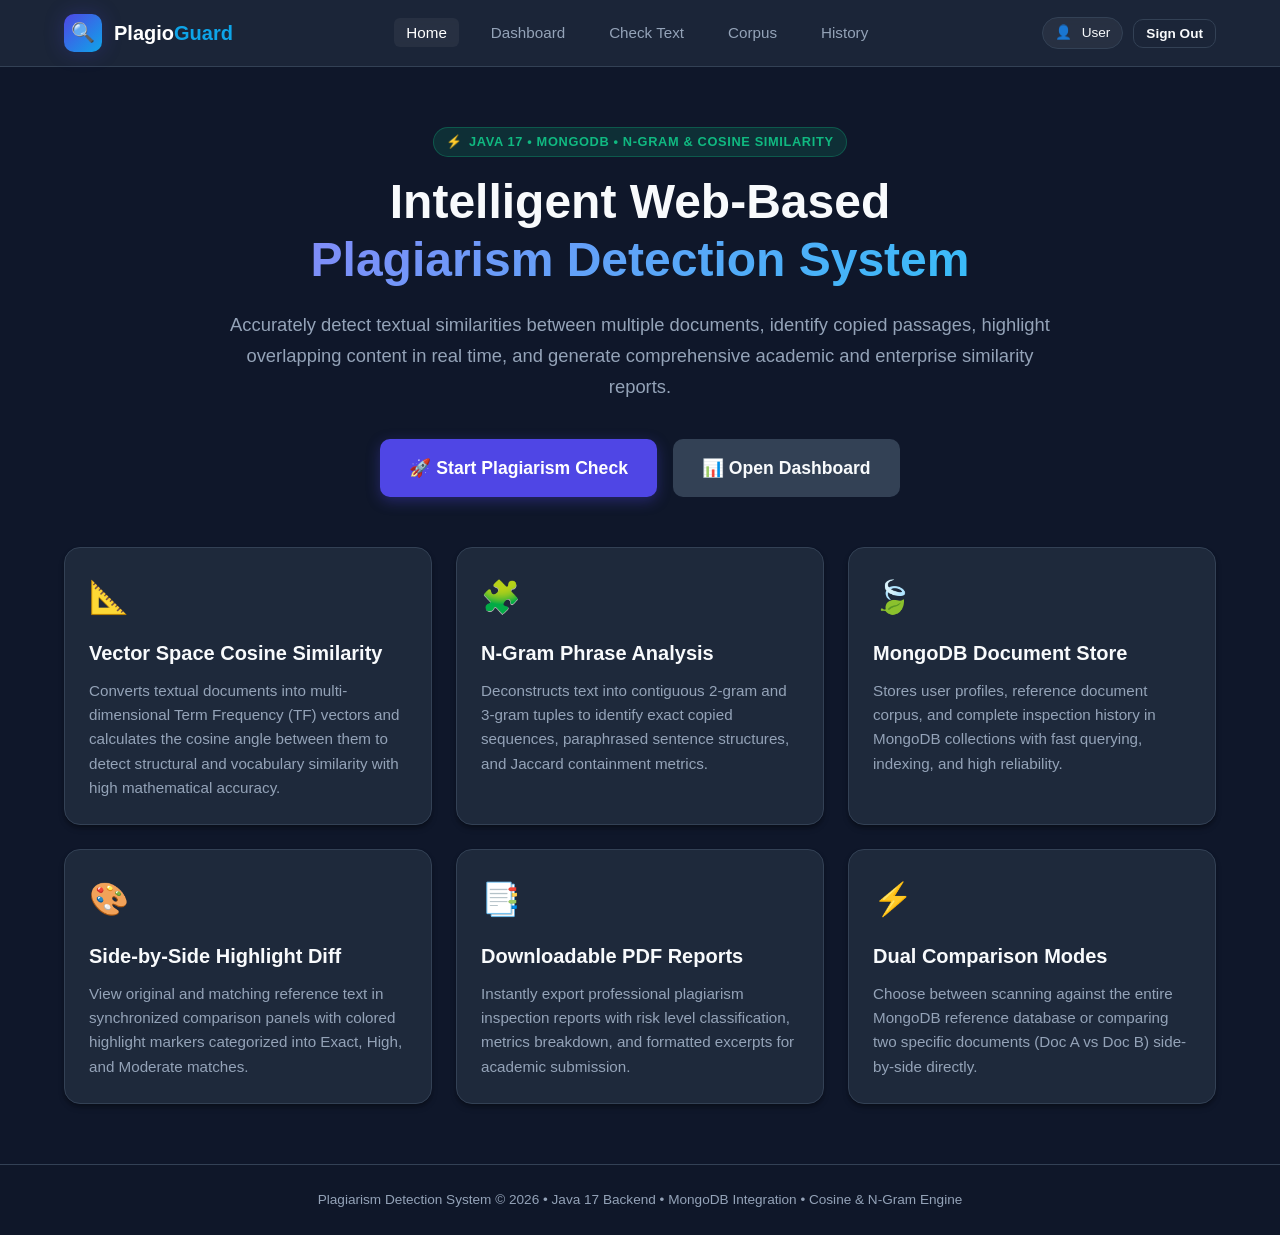
<file: src/main/resources/static/index.html>
<!DOCTYPE html>
<html lang="en">
<head>
  <meta charset="UTF-8">
  <meta name="viewport" content="width=device-width, initial-scale=1.0">
  <title>Plagiarism Detection System | Java & MongoDB</title>
  <link rel="stylesheet" href="css/style.css">
</head>
<body>

  <!-- Navigation -->
  <nav class="navbar">
    <div class="container nav-container">
      <a href="index.html" class="brand">
        <div class="brand-icon">🔍</div>
        <div class="brand-title">Plagio<span>Guard</span></div>
      </a>
      <ul class="nav-links">
        <li><a href="index.html" class="nav-link active">Home</a></li>
        <li><a href="dashboard.html" class="nav-link">Dashboard</a></li>
        <li><a href="scan.html" class="nav-link">Check Text</a></li>
        <li><a href="corpus.html" class="nav-link">Corpus</a></li>
        <li><a href="history.html" class="nav-link">History</a></li>
      </ul>
      <div id="nav-user-container" style="display:flex; align-items:center; gap:10px;">
        <a href="login.html" class="btn btn-outline btn-sm">Sign In</a>
        <a href="register.html" class="btn btn-primary btn-sm">Register</a>
      </div>
    </div>
  </nav>

  <!-- Hero Section -->
  <main class="container" style="padding-top: 60px; padding-bottom: 60px;">
    <div style="text-align: center; max-width: 820px; margin: 0 auto;">
      <div class="badge badge-low" style="margin-bottom: 16px;">
        <span>⚡</span> Java 17 • MongoDB • N-Gram & Cosine Similarity
      </div>
      <h1 style="font-size: 3rem; font-weight: 800; line-height: 1.2; margin-bottom: 20px;">
        Intelligent Web-Based <br><span style="background: linear-gradient(135deg, #818cf8, #38bdf8); -webkit-background-clip: text; -webkit-text-fill-color: transparent;">Plagiarism Detection System</span>
      </h1>
      <p style="font-size: 1.15rem; color: var(--text-muted); margin-bottom: 36px; line-height: 1.7;">
        Accurately detect textual similarities between multiple documents, identify copied passages, highlight overlapping content in real time, and generate comprehensive academic and enterprise similarity reports.
      </p>

      <div style="display: flex; gap: 16px; justify-content: center; flex-wrap: wrap; margin-bottom: 50px;">
        <a href="scan.html" class="btn btn-primary btn-lg">🚀 Start Plagiarism Check</a>
        <a href="dashboard.html" class="btn btn-secondary btn-lg">📊 Open Dashboard</a>
      </div>
    </div>

    <!-- Algorithm & Architecture Features Grid -->
    <div style="display: grid; grid-template-columns: repeat(auto-fit, minmax(320px, 1fr)); gap: 24px; margin-top: 20px;">
      
      <div class="card">
        <div style="font-size: 2rem; margin-bottom: 14px;">📐</div>
        <h3 style="font-size: 1.25rem; margin-bottom: 10px;">Vector Space Cosine Similarity</h3>
        <p style="color: var(--text-muted); font-size: 0.95rem;">
          Converts textual documents into multi-dimensional Term Frequency (TF) vectors and calculates the cosine angle between them to detect structural and vocabulary similarity with high mathematical accuracy.
        </p>
      </div>

      <div class="card">
        <div style="font-size: 2rem; margin-bottom: 14px;">🧩</div>
        <h3 style="font-size: 1.25rem; margin-bottom: 10px;">N-Gram Phrase Analysis</h3>
        <p style="color: var(--text-muted); font-size: 0.95rem;">
          Deconstructs text into contiguous 2-gram and 3-gram tuples to identify exact copied sequences, paraphrased sentence structures, and Jaccard containment metrics.
        </p>
      </div>

      <div class="card">
        <div style="font-size: 2rem; margin-bottom: 14px;">🍃</div>
        <h3 style="font-size: 1.25rem; margin-bottom: 10px;">MongoDB Document Store</h3>
        <p style="color: var(--text-muted); font-size: 0.95rem;">
          Stores user profiles, reference document corpus, and complete inspection history in MongoDB collections with fast querying, indexing, and high reliability.
        </p>
      </div>

      <div class="card">
        <div style="font-size: 2rem; margin-bottom: 14px;">🎨</div>
        <h3 style="font-size: 1.25rem; margin-bottom: 10px;">Side-by-Side Highlight Diff</h3>
        <p style="color: var(--text-muted); font-size: 0.95rem;">
          View original and matching reference text in synchronized comparison panels with colored highlight markers categorized into Exact, High, and Moderate matches.
        </p>
      </div>

      <div class="card">
        <div style="font-size: 2rem; margin-bottom: 14px;">📑</div>
        <h3 style="font-size: 1.25rem; margin-bottom: 10px;">Downloadable PDF Reports</h3>
        <p style="color: var(--text-muted); font-size: 0.95rem;">
          Instantly export professional plagiarism inspection reports with risk level classification, metrics breakdown, and formatted excerpts for academic submission.
        </p>
      </div>

      <div class="card">
        <div style="font-size: 2rem; margin-bottom: 14px;">⚡</div>
        <h3 style="font-size: 1.25rem; margin-bottom: 10px;">Dual Comparison Modes</h3>
        <p style="color: var(--text-muted); font-size: 0.95rem;">
          Choose between scanning against the entire MongoDB reference database or comparing two specific documents (Doc A vs Doc B) side-by-side directly.
        </p>
      </div>

    </div>
  </main>

  <!-- Footer -->
  <footer class="footer">
    <div class="container">
      Plagiarism Detection System &copy; 2026 • Java 17 Backend • MongoDB Integration • Cosine & N-Gram Engine
    </div>
  </footer>

  <script src="js/api.js"></script>
</body>
</html>
</file>
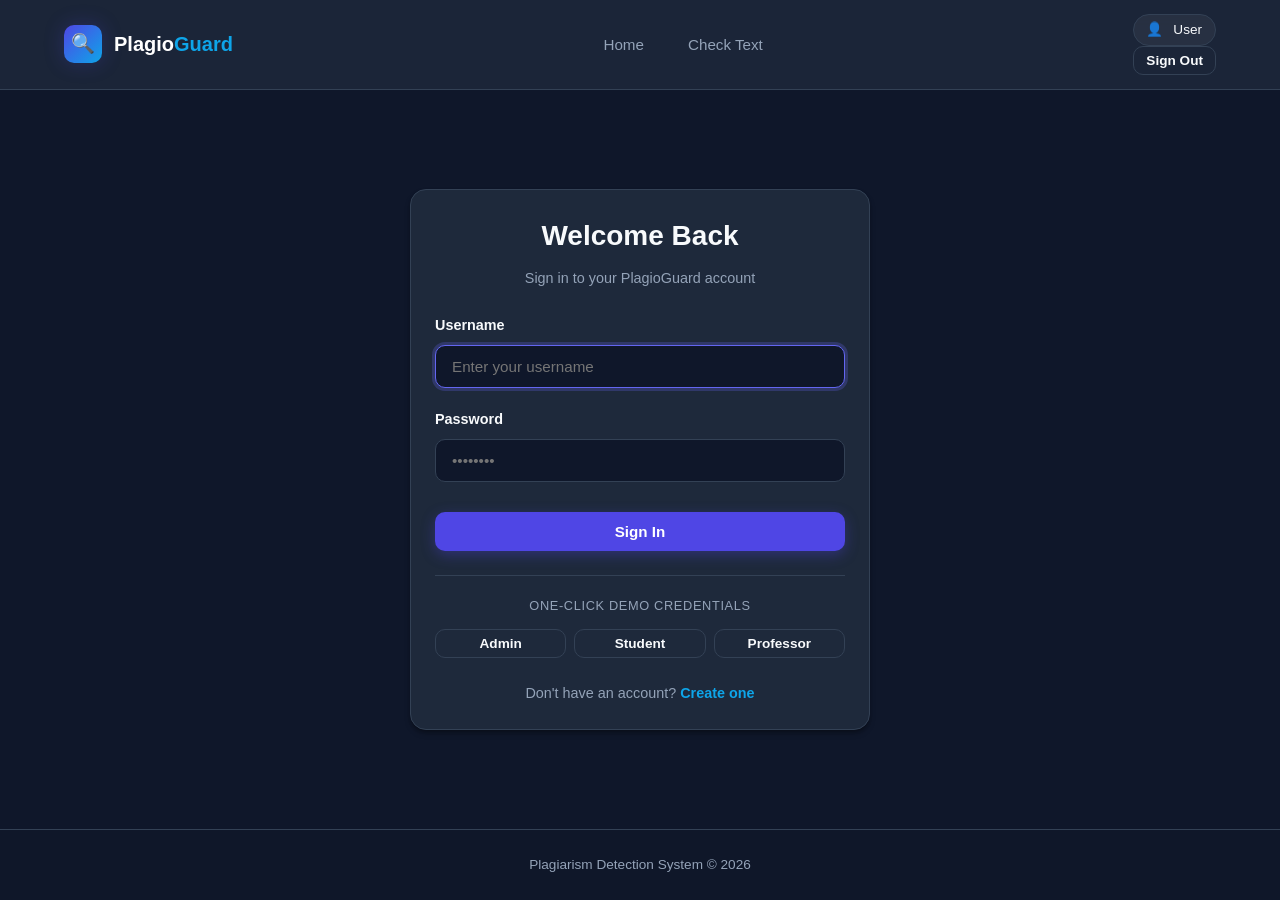
<file: src/main/resources/static/login.html>
<!DOCTYPE html>
<html lang="en">
<head>
  <meta charset="UTF-8">
  <meta name="viewport" content="width=device-width, initial-scale=1.0">
  <title>Sign In | Plagiarism Detection System</title>
  <link rel="stylesheet" href="css/style.css">
</head>
<body>

  <!-- Navigation -->
  <nav class="navbar">
    <div class="container nav-container">
      <a href="index.html" class="brand">
        <div class="brand-icon">🔍</div>
        <div class="brand-title">Plagio<span>Guard</span></div>
      </a>
      <ul class="nav-links">
        <li><a href="index.html" class="nav-link">Home</a></li>
        <li><a href="scan.html" class="nav-link">Check Text</a></li>
      </ul>
      <div id="nav-user-container">
        <a href="register.html" class="btn btn-outline btn-sm">Register</a>
      </div>
    </div>
  </nav>

  <main class="container" style="display:flex; align-items:center; justify-content:center; flex:1; padding: 40px 20px;">
    <div class="card" style="max-width: 460px; width: 100%;">
      <div style="text-align: center; margin-bottom: 24px;">
        <h2 style="font-size: 1.75rem; margin-bottom: 8px;">Welcome Back</h2>
        <p style="color: var(--text-muted); font-size: 0.9rem;">Sign in to your PlagioGuard account</p>
      </div>

      <div id="auth-error" style="display:none; background: var(--danger-bg); border: 1px solid var(--danger); color: #fca5a5; padding: 12px; border-radius: var(--radius-sm); margin-bottom: 20px; font-size: 0.9rem;"></div>

      <form onsubmit="handleLogin(event)">
        <div class="form-group">
          <label class="form-label" for="username">Username</label>
          <input type="text" id="username" class="form-control" placeholder="Enter your username" required autofocus>
        </div>

        <div class="form-group">
          <label class="form-label" for="password">Password</label>
          <input type="password" id="password" class="form-control" placeholder="••••••••" required>
        </div>

        <button type="submit" class="btn btn-primary" style="width: 100%; margin-top: 10px;">Sign In</button>
      </form>

      <!-- Quick Demo Accounts -->
      <div style="margin-top: 24px; padding-top: 20px; border-top: 1px solid var(--border);">
        <p style="font-size: 0.8rem; color: var(--text-muted); text-align: center; margin-bottom: 12px; text-transform: uppercase; letter-spacing: 0.05em;">
          One-Click Demo Credentials
        </p>
        <div style="display: grid; grid-template-columns: repeat(3, 1fr); gap: 8px;">
          <button type="button" class="btn btn-outline btn-sm" onclick="fillDemo('admin', 'admin123')">Admin</button>
          <button type="button" class="btn btn-outline btn-sm" onclick="fillDemo('student', 'student123')">Student</button>
          <button type="button" class="btn btn-outline btn-sm" onclick="fillDemo('professor', 'prof123')">Professor</button>
        </div>
      </div>

      <p style="text-align: center; margin-top: 24px; font-size: 0.9rem; color: var(--text-muted);">
        Don't have an account? <a href="register.html" style="color: var(--secondary); text-decoration: none; font-weight: 600;">Create one</a>
      </p>
    </div>
  </main>

  <footer class="footer">
    <div class="container">Plagiarism Detection System &copy; 2026</div>
  </footer>

  <script src="js/api.js"></script>
  <script src="js/auth.js"></script>
</body>
</html>
</file>
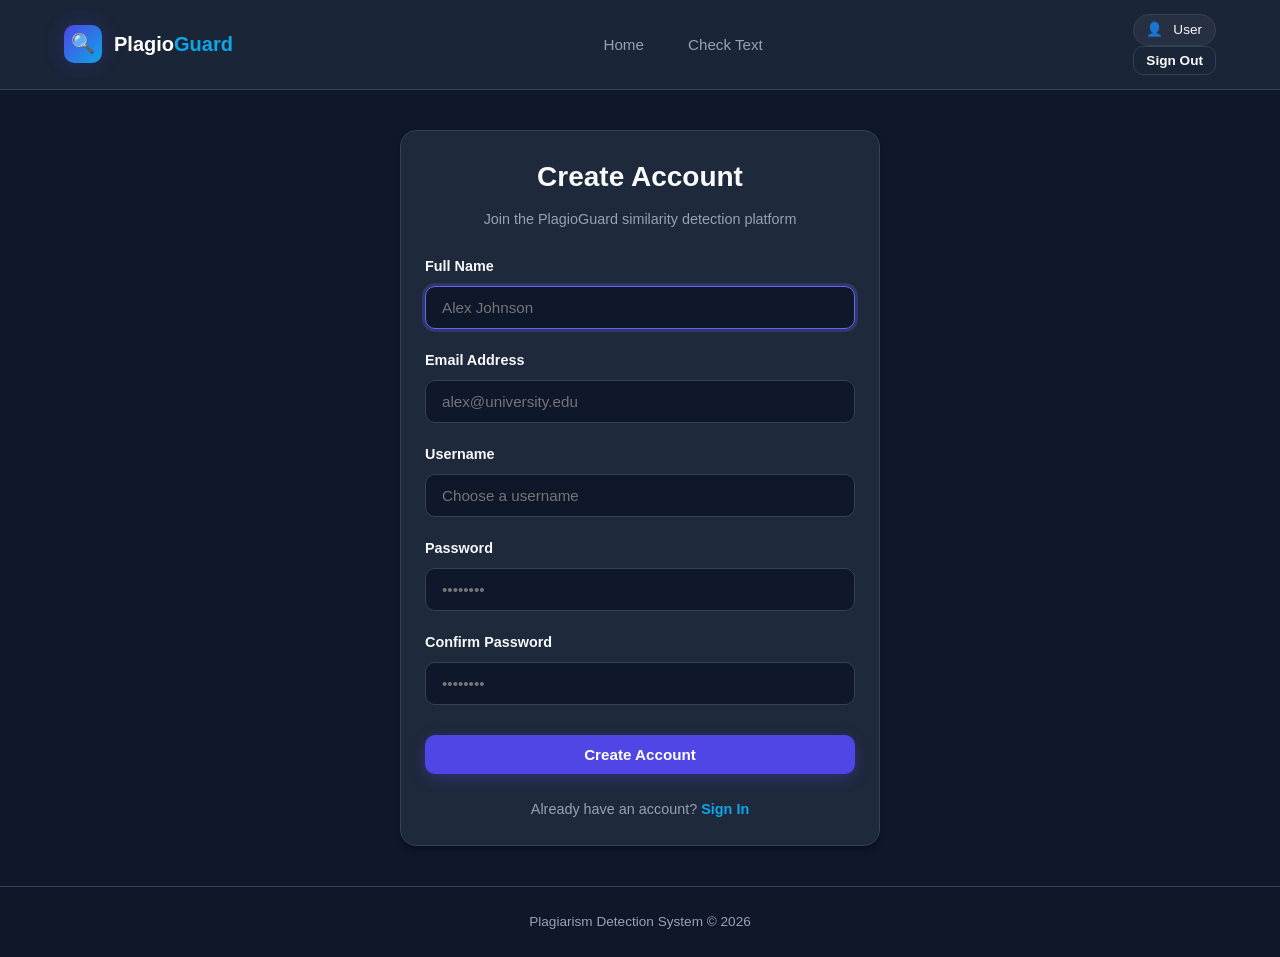
<file: src/main/resources/static/register.html>
<!DOCTYPE html>
<html lang="en">
<head>
  <meta charset="UTF-8">
  <meta name="viewport" content="width=device-width, initial-scale=1.0">
  <title>Register | Plagiarism Detection System</title>
  <link rel="stylesheet" href="css/style.css">
</head>
<body>

  <!-- Navigation -->
  <nav class="navbar">
    <div class="container nav-container">
      <a href="index.html" class="brand">
        <div class="brand-icon">🔍</div>
        <div class="brand-title">Plagio<span>Guard</span></div>
      </a>
      <ul class="nav-links">
        <li><a href="index.html" class="nav-link">Home</a></li>
        <li><a href="scan.html" class="nav-link">Check Text</a></li>
      </ul>
      <div id="nav-user-container">
        <a href="login.html" class="btn btn-outline btn-sm">Sign In</a>
      </div>
    </div>
  </nav>

  <main class="container" style="display:flex; align-items:center; justify-content:center; flex:1; padding: 40px 20px;">
    <div class="card" style="max-width: 480px; width: 100%;">
      <div style="text-align: center; margin-bottom: 24px;">
        <h2 style="font-size: 1.75rem; margin-bottom: 8px;">Create Account</h2>
        <p style="color: var(--text-muted); font-size: 0.9rem;">Join the PlagioGuard similarity detection platform</p>
      </div>

      <div id="auth-error" style="display:none; background: var(--danger-bg); border: 1px solid var(--danger); color: #fca5a5; padding: 12px; border-radius: var(--radius-sm); margin-bottom: 20px; font-size: 0.9rem;"></div>

      <form onsubmit="handleRegister(event)">
        <div class="form-group">
          <label class="form-label" for="fullName">Full Name</label>
          <input type="text" id="fullName" class="form-control" placeholder="Alex Johnson" required autofocus>
        </div>

        <div class="form-group">
          <label class="form-label" for="email">Email Address</label>
          <input type="email" id="email" class="form-control" placeholder="alex@university.edu" required>
        </div>

        <div class="form-group">
          <label class="form-label" for="username">Username</label>
          <input type="text" id="username" class="form-control" placeholder="Choose a username" required>
        </div>

        <div class="form-group">
          <label class="form-label" for="password">Password</label>
          <input type="password" id="password" class="form-control" placeholder="••••••••" required>
        </div>

        <div class="form-group">
          <label class="form-label" for="confirmPassword">Confirm Password</label>
          <input type="password" id="confirmPassword" class="form-control" placeholder="••••••••" required>
        </div>

        <button type="submit" class="btn btn-primary" style="width: 100%; margin-top: 10px;">Create Account</button>
      </form>

      <p style="text-align: center; margin-top: 24px; font-size: 0.9rem; color: var(--text-muted);">
        Already have an account? <a href="login.html" style="color: var(--secondary); text-decoration: none; font-weight: 600;">Sign In</a>
      </p>
    </div>
  </main>

  <footer class="footer">
    <div class="container">Plagiarism Detection System &copy; 2026</div>
  </footer>

  <script src="js/api.js"></script>
  <script src="js/auth.js"></script>
</body>
</html>
</file>
<file: src/main/resources/static/css/style.css>
/* ==========================================================================
   Plagiarism Detection System - Modern Design System
   ========================================================================== */

:root {
  --primary: #4f46e5;
  --primary-hover: #4338ca;
  --primary-light: #eef2ff;
  --primary-rgb: 79, 70, 229;

  --secondary: #0ea5e9;
  --secondary-hover: #0284c7;

  --bg: #0f172a;
  --bg-card: #1e293b;
  --bg-card-hover: #243248;
  --bg-input: #0f172a;
  --bg-glass: rgba(30, 41, 59, 0.85);

  --text-main: #f8fafc;
  --text-muted: #94a3b8;
  --text-dark: #0f172a;

  --border: #334155;
  --border-focus: #6366f1;

  --safe: #10b981;
  --safe-bg: rgba(16, 185, 129, 0.15);
  --warning: #f59e0b;
  --warning-bg: rgba(245, 158, 11, 0.15);
  --danger: #ef4444;
  --danger-bg: rgba(239, 68, 68, 0.15);

  --radius-sm: 6px;
  --radius-md: 10px;
  --radius-lg: 16px;
  --radius-xl: 24px;

  --shadow-sm: 0 1px 2px 0 rgba(0, 0, 0, 0.05);
  --shadow-md: 0 4px 6px -1px rgba(0, 0, 0, 0.3), 0 2px 4px -2px rgba(0, 0, 0, 0.3);
  --shadow-lg: 0 10px 15px -3px rgba(0, 0, 0, 0.4), 0 4px 6px -4px rgba(0, 0, 0, 0.4);
  --shadow-glow: 0 0 20px rgba(79, 70, 229, 0.25);
}

* {
  box-sizing: border-box;
  margin: 0;
  padding: 0;
  font-family: 'Inter', -apple-system, BlinkMacSystemFont, 'Segoe UI', Roboto, Helvetica, Arial, sans-serif;
}

body {
  background-color: var(--bg);
  color: var(--text-main);
  min-height: 100vh;
  display: flex;
  flex-direction: column;
  line-height: 1.6;
}

/* Container */
.container {
  width: 100%;
  max-width: 1200px;
  margin: 0 auto;
  padding: 0 24px;
}

/* Navbar */
.navbar {
  background: var(--bg-glass);
  backdrop-filter: blur(12px);
  border-bottom: 1px solid var(--border);
  position: sticky;
  top: 0;
  z-index: 100;
  padding: 14px 0;
}

.nav-container {
  display: flex;
  justify-content: space-between;
  align-items: center;
}

.brand {
  display: flex;
  align-items: center;
  gap: 12px;
  text-decoration: none;
  color: #fff;
  font-weight: 700;
  font-size: 1.25rem;
}

.brand-icon {
  background: linear-gradient(135deg, var(--primary), var(--secondary));
  width: 38px;
  height: 38px;
  border-radius: var(--radius-md);
  display: flex;
  align-items: center;
  justify-content: center;
  font-size: 1.2rem;
  box-shadow: var(--shadow-glow);
}

.brand-title span {
  color: var(--secondary);
}

.nav-links {
  display: flex;
  align-items: center;
  gap: 20px;
  list-style: none;
}

.nav-link {
  color: var(--text-muted);
  text-decoration: none;
  font-size: 0.95rem;
  font-weight: 500;
  transition: color 0.2s;
  padding: 6px 12px;
  border-radius: var(--radius-sm);
}

.nav-link:hover, .nav-link.active {
  color: #fff;
  background: rgba(255, 255, 255, 0.05);
}

.user-profile-badge {
  display: flex;
  align-items: center;
  gap: 10px;
  padding: 4px 12px;
  background: rgba(255, 255, 255, 0.05);
  border-radius: 9999px;
  border: 1px solid var(--border);
  font-size: 0.85rem;
}

/* Buttons */
.btn {
  display: inline-flex;
  align-items: center;
  justify-content: center;
  gap: 8px;
  padding: 10px 20px;
  border-radius: var(--radius-md);
  font-size: 0.95rem;
  font-weight: 600;
  text-decoration: none;
  cursor: pointer;
  transition: all 0.2s ease;
  border: 1px solid transparent;
}

.btn-primary {
  background: var(--primary);
  color: #fff;
  box-shadow: 0 4px 14px rgba(79, 70, 229, 0.35);
}

.btn-primary:hover {
  background: var(--primary-hover);
  transform: translateY(-1px);
  box-shadow: 0 6px 20px rgba(79, 70, 229, 0.45);
}

.btn-secondary {
  background: #334155;
  color: #f8fafc;
}

.btn-secondary:hover {
  background: #475569;
}

.btn-outline {
  background: transparent;
  border-color: var(--border);
  color: var(--text-main);
}

.btn-outline:hover {
  background: rgba(255, 255, 255, 0.05);
  border-color: var(--text-muted);
}

.btn-danger {
  background: var(--danger);
  color: #fff;
}

.btn-danger:hover {
  background: #dc2626;
}

.btn-sm {
  padding: 6px 12px;
  font-size: 0.85rem;
}

.btn-lg {
  padding: 14px 28px;
  font-size: 1.1rem;
}

/* Cards */
.card {
  background: var(--bg-card);
  border: 1px solid var(--border);
  border-radius: var(--radius-lg);
  padding: 24px;
  box-shadow: var(--shadow-md);
}

/* Badges */
.badge {
  display: inline-flex;
  align-items: center;
  gap: 6px;
  padding: 4px 12px;
  border-radius: 9999px;
  font-size: 0.8rem;
  font-weight: 700;
  text-transform: uppercase;
  letter-spacing: 0.05em;
}

.badge-low {
  background: var(--safe-bg);
  color: var(--safe);
  border: 1px solid rgba(16, 185, 129, 0.3);
}

.badge-medium {
  background: var(--warning-bg);
  color: var(--warning);
  border: 1px solid rgba(245, 158, 11, 0.3);
}

.badge-high {
  background: var(--danger-bg);
  color: var(--danger);
  border: 1px solid rgba(239, 68, 68, 0.3);
}

/* Forms */
.form-group {
  margin-bottom: 20px;
}

.form-label {
  display: block;
  font-size: 0.9rem;
  font-weight: 600;
  margin-bottom: 8px;
  color: var(--text-main);
}

.form-control {
  width: 100%;
  padding: 12px 16px;
  background: var(--bg-input);
  border: 1px solid var(--border);
  border-radius: var(--radius-md);
  color: #fff;
  font-size: 0.95rem;
  transition: border-color 0.2s, box-shadow 0.2s;
}

.form-control:focus {
  outline: none;
  border-color: var(--border-focus);
  box-shadow: 0 0 0 3px rgba(99, 102, 241, 0.25);
}

textarea.form-control {
  min-height: 180px;
  resize: vertical;
  line-height: 1.6;
}

/* Upload Dropzone */
.dropzone {
  border: 2px dashed var(--border);
  border-radius: var(--radius-lg);
  padding: 36px 20px;
  text-align: center;
  background: rgba(15, 23, 42, 0.5);
  cursor: pointer;
  transition: all 0.2s ease;
  position: relative;
}

.dropzone:hover, .dropzone.dragover {
  border-color: var(--primary);
  background: rgba(79, 70, 229, 0.05);
}

.dropzone-icon {
  font-size: 2.5rem;
  margin-bottom: 12px;
  color: var(--secondary);
}

.dropzone input[type="file"] {
  position: absolute;
  top: 0;
  left: 0;
  width: 100%;
  height: 100%;
  opacity: 0;
  cursor: pointer;
}

/* Stats Grid */
.stats-grid {
  display: grid;
  grid-template-columns: repeat(auto-fit, minmax(220px, 1fr));
  gap: 20px;
  margin-bottom: 30px;
}

.stat-card {
  background: var(--bg-card);
  border: 1px solid var(--border);
  border-radius: var(--radius-lg);
  padding: 20px;
  display: flex;
  align-items: center;
  gap: 16px;
}

.stat-icon {
  width: 48px;
  height: 48px;
  border-radius: var(--radius-md);
  display: flex;
  align-items: center;
  justify-content: center;
  font-size: 1.5rem;
}

.stat-info .stat-value {
  font-size: 1.75rem;
  font-weight: 700;
  color: #fff;
}

.stat-info .stat-label {
  font-size: 0.85rem;
  color: var(--text-muted);
}

/* Tables */
.table-responsive {
  overflow-x: auto;
}

.custom-table {
  width: 100%;
  border-collapse: collapse;
  text-align: left;
}

.custom-table th {
  padding: 14px 18px;
  font-size: 0.85rem;
  font-weight: 600;
  color: var(--text-muted);
  text-transform: uppercase;
  letter-spacing: 0.05em;
  border-bottom: 1px solid var(--border);
}

.custom-table td {
  padding: 16px 18px;
  font-size: 0.95rem;
  border-bottom: 1px solid rgba(51, 65, 85, 0.5);
  vertical-align: middle;
}

.custom-table tr:hover td {
  background: rgba(255, 255, 255, 0.02);
}

/* Highlights */
.plag-highlight {
  border-radius: 4px;
  padding: 2px 4px;
  font-weight: 500;
}

.match-exact {
  background-color: rgba(239, 68, 68, 0.35);
  color: #fee2e2;
  border-bottom: 2px solid #ef4444;
}

.match-high {
  background-color: rgba(245, 158, 11, 0.35);
  color: #fef3c7;
  border-bottom: 2px solid #f59e0b;
}

.match-moderate {
  background-color: rgba(234, 179, 8, 0.25);
  color: #fef9c3;
  border-bottom: 2px solid #eab308;
}

/* Side by side comparison */
.comparison-grid {
  display: grid;
  grid-template-columns: 1fr 1fr;
  gap: 20px;
  margin-top: 24px;
}

.comparison-box {
  background: var(--bg-card);
  border: 1px solid var(--border);
  border-radius: var(--radius-lg);
  display: flex;
  flex-direction: column;
  overflow: hidden;
}

.comparison-header {
  padding: 14px 20px;
  background: rgba(15, 23, 42, 0.6);
  border-bottom: 1px solid var(--border);
  display: flex;
  justify-content: space-between;
  align-items: center;
  font-weight: 600;
}

.comparison-body {
  padding: 20px;
  overflow-y: auto;
  max-height: 520px;
  line-height: 1.8;
  font-size: 0.95rem;
  color: #cbd5e1;
}

/* Gauge / Progress */
.gauge-container {
  display: flex;
  flex-direction: column;
  align-items: center;
  justify-content: center;
  padding: 20px;
}

.circular-gauge {
  width: 180px;
  height: 180px;
  position: relative;
  display: flex;
  align-items: center;
  justify-content: center;
}

.circular-gauge svg {
  transform: rotate(-90deg);
  width: 100%;
  height: 100%;
}

.circular-gauge circle {
  fill: none;
  stroke-width: 12;
  stroke-linecap: round;
}

.gauge-bg {
  stroke: var(--border);
}

.gauge-fill {
  transition: stroke-dashoffset 1s ease-out, stroke 0.5s ease;
}

.gauge-value {
  position: absolute;
  display: flex;
  flex-direction: column;
  align-items: center;
  justify-content: center;
}

.gauge-num {
  font-size: 2.2rem;
  font-weight: 800;
}

.gauge-sub {
  font-size: 0.8rem;
  color: var(--text-muted);
  text-transform: uppercase;
  letter-spacing: 0.05em;
}

/* Modals */
.modal-overlay {
  position: fixed;
  inset: 0;
  background: rgba(0, 0, 0, 0.7);
  backdrop-filter: blur(4px);
  display: none;
  align-items: center;
  justify-content: center;
  z-index: 1000;
  padding: 20px;
}

.modal-overlay.active {
  display: flex;
}

.modal-content {
  background: var(--bg-card);
  border: 1px solid var(--border);
  border-radius: var(--radius-lg);
  max-width: 600px;
  width: 100%;
  padding: 28px;
  position: relative;
  box-shadow: var(--shadow-lg);
}

.modal-header {
  display: flex;
  justify-content: space-between;
  align-items: center;
  margin-bottom: 20px;
}

.modal-close {
  background: transparent;
  border: none;
  color: var(--text-muted);
  font-size: 1.5rem;
  cursor: pointer;
}

/* Footer */
.footer {
  margin-top: auto;
  border-top: 1px solid var(--border);
  padding: 24px 0;
  background: rgba(15, 23, 42, 0.8);
  color: var(--text-muted);
  font-size: 0.85rem;
  text-align: center;
}

/* Responsive */
@media (max-width: 868px) {
  .comparison-grid {
    grid-template-columns: 1fr;
  }
  .nav-links {
    gap: 10px;
  }
}
</file>
